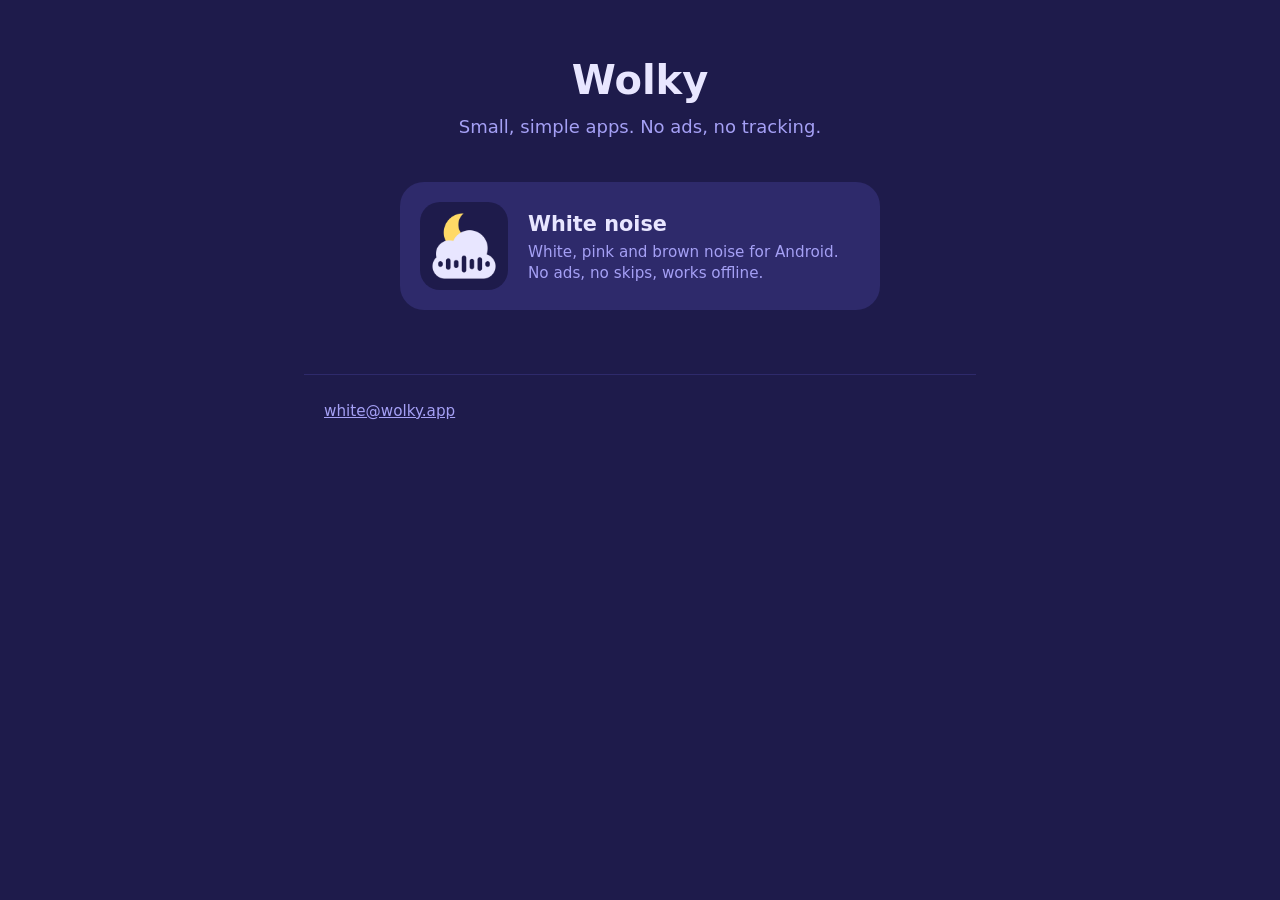
<file: index.html>
<!doctype html>
<html lang="en">
<head>
<meta charset="utf-8">
<meta name="viewport" content="width=device-width, initial-scale=1">
<title>Wolky</title>
<meta name="description" content="Wolky makes small, simple apps. No ads, no tracking.">
<link rel="icon" href="/white-noise/icon.png">
<link rel="stylesheet" href="/style.css">
</head>
<body>
<main class="hero">
  <h1>Wolky</h1>
  <p class="muted">Small, simple apps. No ads, no tracking.</p>

  <a class="product" href="/white-noise/">
    <img src="/white-noise/icon.png" alt="">
    <span>
      <strong>White noise</strong>
      <span class="muted">White, pink and brown noise for Android. No ads, no skips, works offline.</span>
    </span>
  </a>
</main>
<footer>
  <a href="mailto:white@wolky.app">white@wolky.app</a>
</footer>
</body>
</html>
</file>
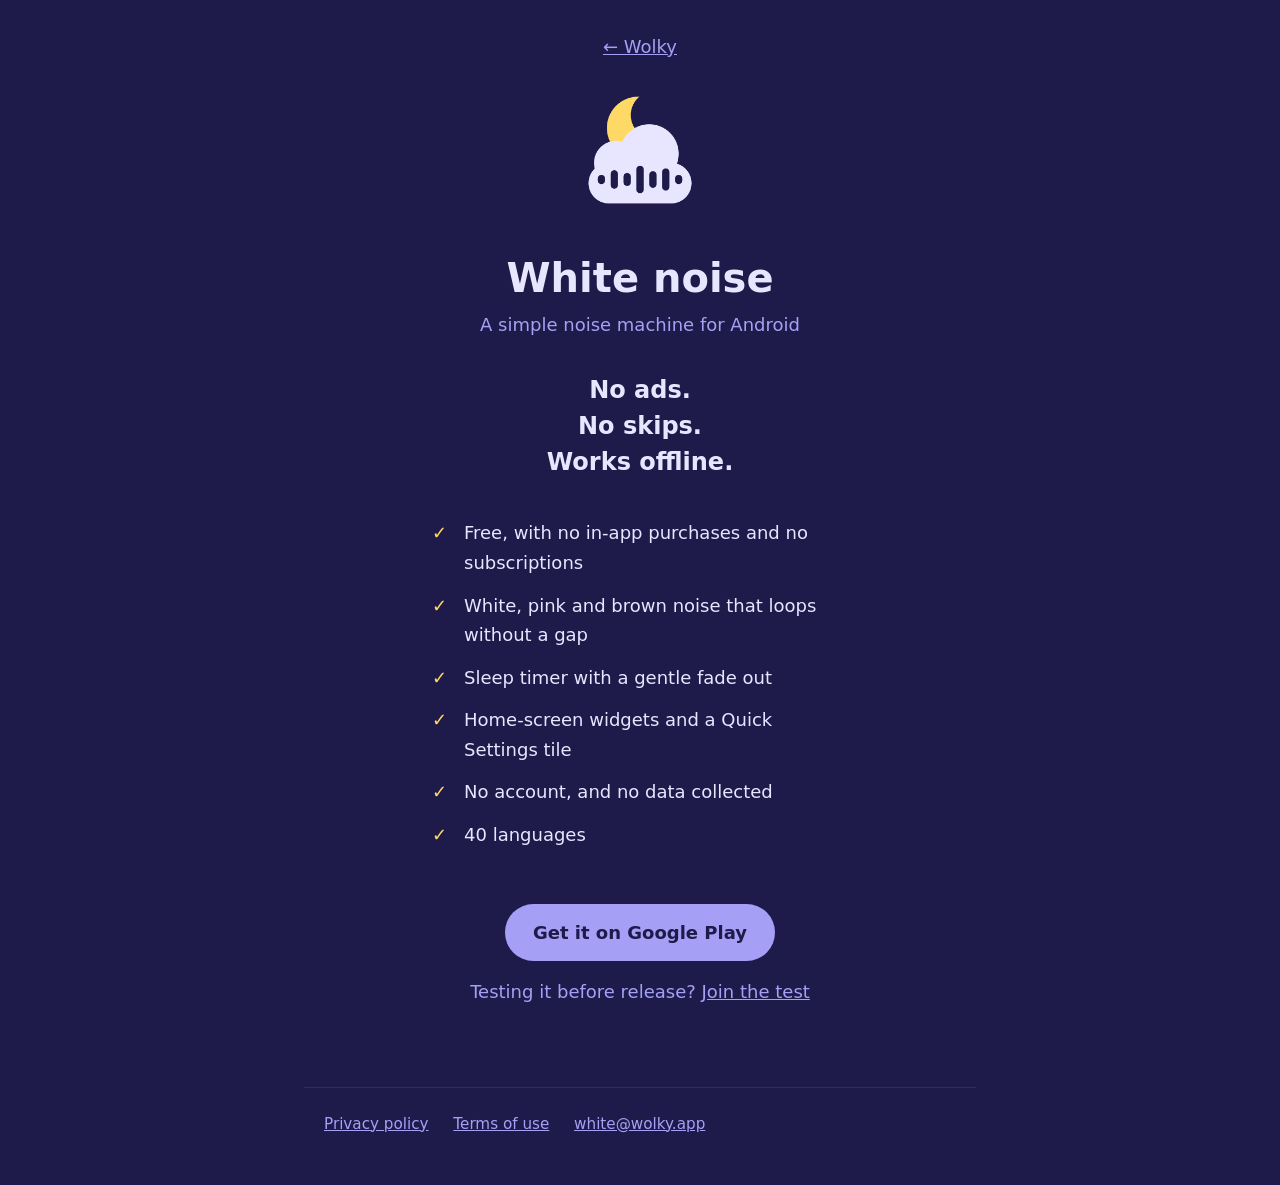
<file: white-noise/index.html>
<!doctype html>
<html lang="en">
<head>
<meta charset="utf-8">
<meta name="viewport" content="width=device-width, initial-scale=1">
<title>White noise · Wolky</title>
<meta name="description" content="Free white noise for Android. No ads, no in-app purchases, no data collected. Works offline.">
<link rel="icon" href="/white-noise/icon.png">
<link rel="stylesheet" href="/style.css">
</head>
<body>
<main class="hero">
  <p><a href="/">← Wolky</a></p>
  <img src="/white-noise/icon.png" alt="">
  <h1>White noise</h1>
  <p class="muted">A simple noise machine for Android</p>

  <ul class="promises">
    <li>No ads.</li>
    <li>No skips.</li>
    <li>Works offline.</li>
  </ul>

  <ul class="points">
    <li>Free, with no in-app purchases and no subscriptions</li>
    <li>White, pink and brown noise that loops without a gap</li>
    <li>Sleep timer with a gentle fade out</li>
    <li>Home-screen widgets and a Quick Settings tile</li>
    <li>No account, and no data collected</li>
    <li>40 languages</li>
  </ul>

  <p><a class="button" href="https://play.google.com/store/apps/details?id=app.wolky.white">Get it on Google Play</a></p>
  <p class="muted">Testing it before release? <a href="https://play.google.com/apps/testing/app.wolky.white">Join the test</a></p>
</main>
<footer>
  <a href="/white-noise/privacy/">Privacy policy</a>
  <a href="/white-noise/terms/">Terms of use</a>
  <a href="mailto:white@wolky.app">white@wolky.app</a>
</footer>
</body>
</html>
</file>
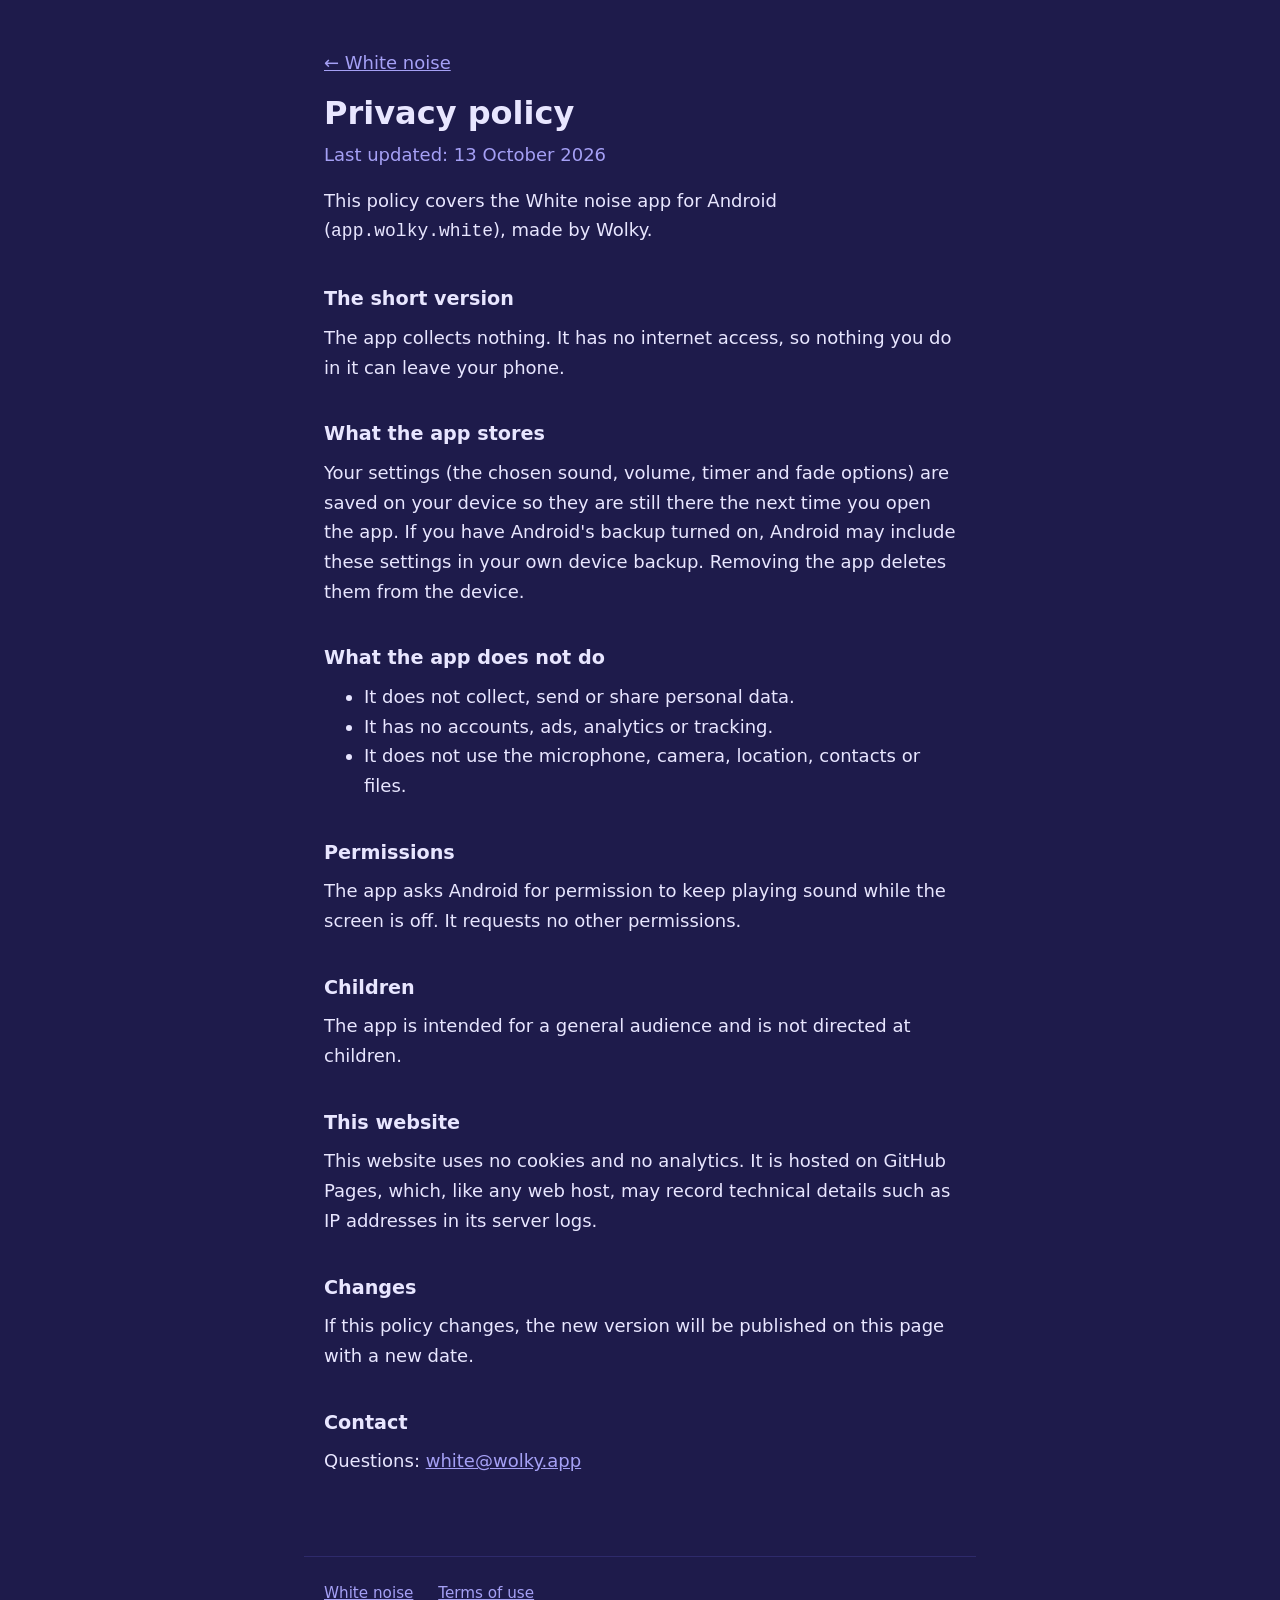
<file: white-noise/privacy/index.html>
<!doctype html>
<html lang="en">
<head>
<meta charset="utf-8">
<meta name="viewport" content="width=device-width, initial-scale=1">
<title>Privacy policy · White noise · Wolky</title>
<link rel="icon" href="/white-noise/icon.png">
<link rel="stylesheet" href="/style.css">
</head>
<body>
<main>
  <p><a href="/white-noise/">← White noise</a></p>
  <h1>Privacy policy</h1>
  <p class="muted">Last updated: 13 October 2026</p>
  <p>This policy covers the White noise app for Android (<code>app.wolky.white</code>), made by Wolky.</p>

  <h2>The short version</h2>
  <p>The app collects nothing. It has no internet access, so nothing you do in it can leave your phone.</p>

  <h2>What the app stores</h2>
  <p>Your settings (the chosen sound, volume, timer and fade options) are saved on your device so they are still there the next time you open the app. If you have Android's backup turned on, Android may include these settings in your own device backup. Removing the app deletes them from the device.</p>

  <h2>What the app does not do</h2>
  <ul>
    <li>It does not collect, send or share personal data.</li>
    <li>It has no accounts, ads, analytics or tracking.</li>
    <li>It does not use the microphone, camera, location, contacts or files.</li>
  </ul>

  <h2>Permissions</h2>
  <p>The app asks Android for permission to keep playing sound while the screen is off. It requests no other permissions.</p>

  <h2>Children</h2>
  <p>The app is intended for a general audience and is not directed at children.</p>

  <h2>This website</h2>
  <p>This website uses no cookies and no analytics. It is hosted on GitHub Pages, which, like any web host, may record technical details such as IP addresses in its server logs.</p>

  <h2>Changes</h2>
  <p>If this policy changes, the new version will be published on this page with a new date.</p>

  <h2>Contact</h2>
  <p>Questions: <a href="mailto:white@wolky.app">white@wolky.app</a></p>
</main>
<footer>
  <a href="/white-noise/">White noise</a>
  <a href="/white-noise/terms/">Terms of use</a>
</footer>
</body>
</html>
</file>
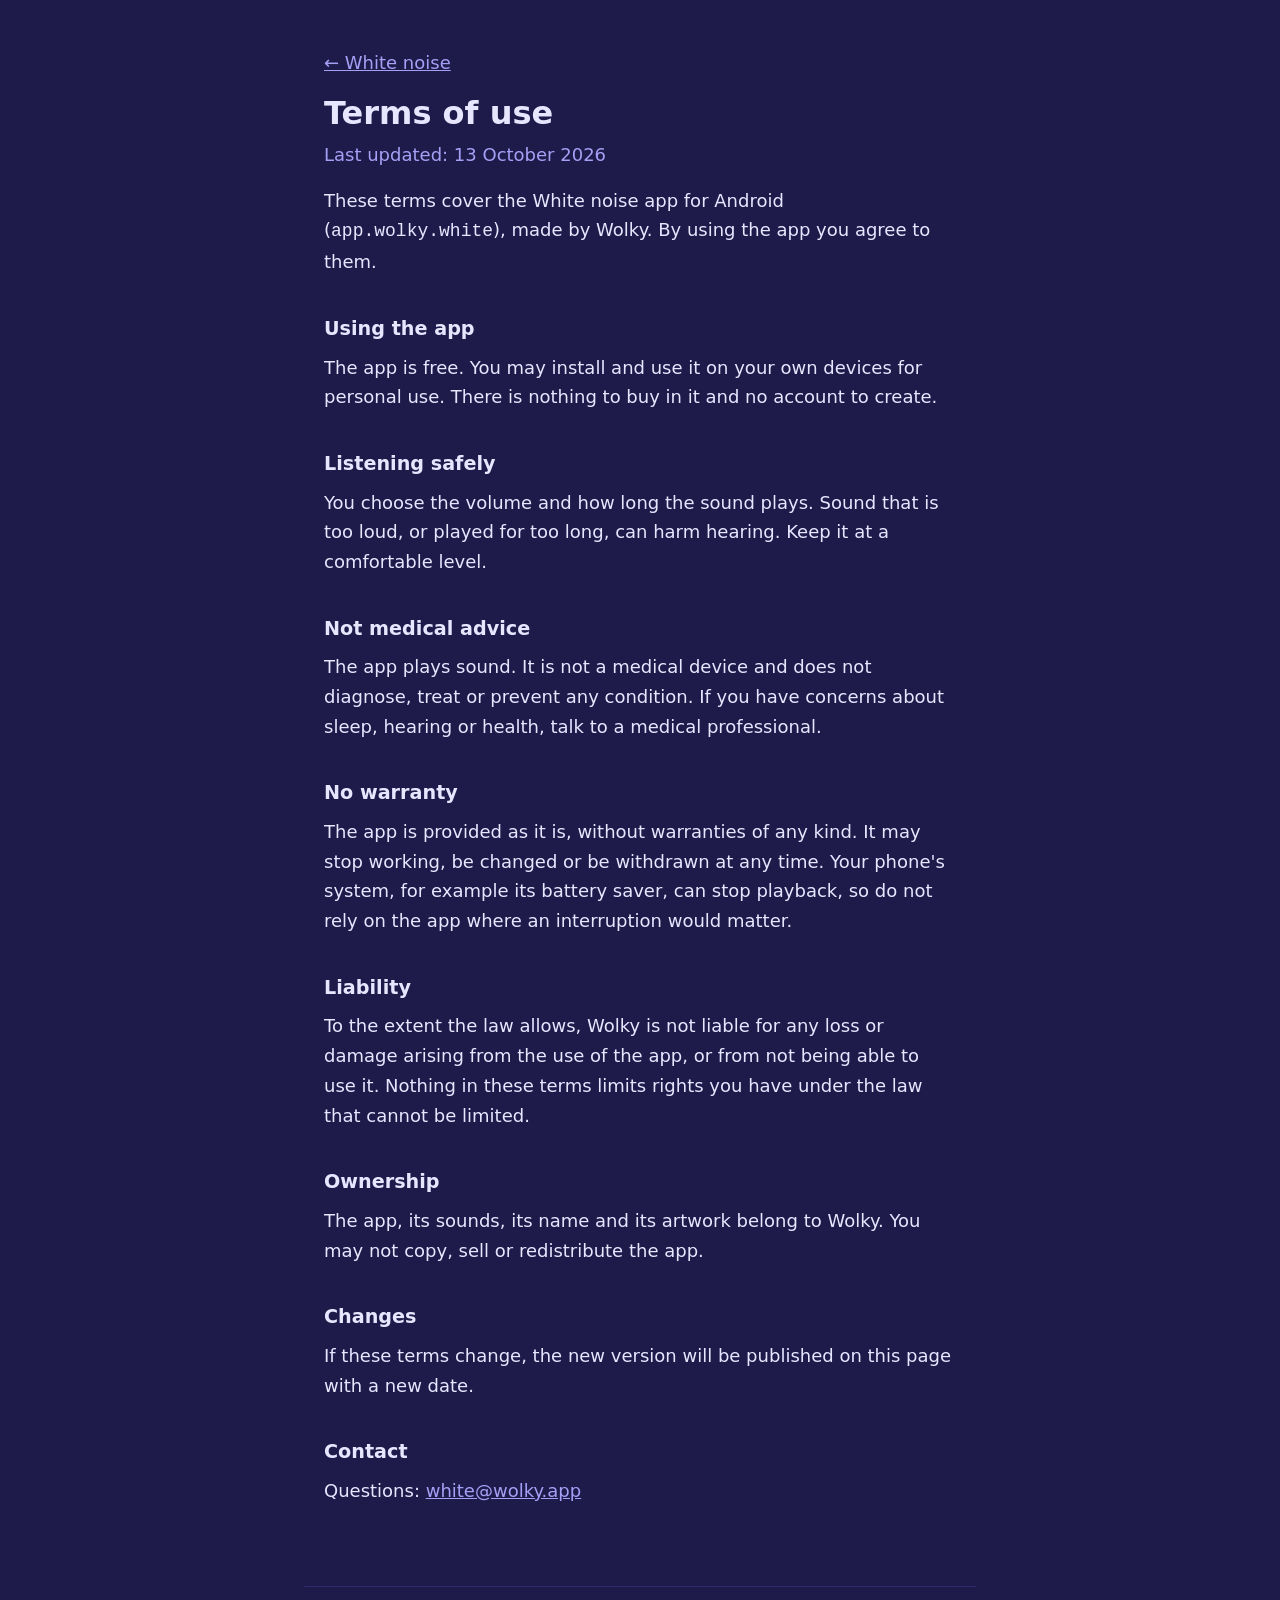
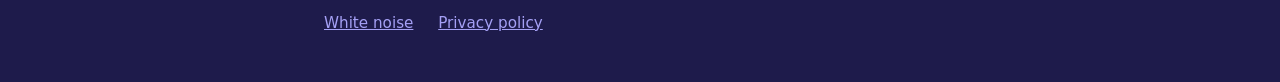
<file: white-noise/terms/index.html>
<!doctype html>
<html lang="en">
<head>
<meta charset="utf-8">
<meta name="viewport" content="width=device-width, initial-scale=1">
<title>Terms of use · White noise · Wolky</title>
<link rel="icon" href="/white-noise/icon.png">
<link rel="stylesheet" href="/style.css">
</head>
<body>
<main>
  <p><a href="/white-noise/">← White noise</a></p>
  <h1>Terms of use</h1>
  <p class="muted">Last updated: 13 October 2026</p>
  <p>These terms cover the White noise app for Android (<code>app.wolky.white</code>), made by Wolky. By using the app you agree to them.</p>

  <h2>Using the app</h2>
  <p>The app is free. You may install and use it on your own devices for personal use. There is nothing to buy in it and no account to create.</p>

  <h2>Listening safely</h2>
  <p>You choose the volume and how long the sound plays. Sound that is too loud, or played for too long, can harm hearing. Keep it at a comfortable level.</p>

  <h2>Not medical advice</h2>
  <p>The app plays sound. It is not a medical device and does not diagnose, treat or prevent any condition. If you have concerns about sleep, hearing or health, talk to a medical professional.</p>

  <h2>No warranty</h2>
  <p>The app is provided as it is, without warranties of any kind. It may stop working, be changed or be withdrawn at any time. Your phone's system, for example its battery saver, can stop playback, so do not rely on the app where an interruption would matter.</p>

  <h2>Liability</h2>
  <p>To the extent the law allows, Wolky is not liable for any loss or damage arising from the use of the app, or from not being able to use it. Nothing in these terms limits rights you have under the law that cannot be limited.</p>

  <h2>Ownership</h2>
  <p>The app, its sounds, its name and its artwork belong to Wolky. You may not copy, sell or redistribute the app.</p>

  <h2>Changes</h2>
  <p>If these terms change, the new version will be published on this page with a new date.</p>

  <h2>Contact</h2>
  <p>Questions: <a href="mailto:white@wolky.app">white@wolky.app</a></p>
</main>
<footer>
  <a href="/white-noise/">White noise</a>
  <a href="/white-noise/privacy/">Privacy policy</a>
</footer>
</body>
</html>
</file>
<file: style.css>
:root {
  --night: #1e1b4b;
  --raised: #2e2a6b;
  --lilac: #a5a0f5;
  --cloud: #e8e6ff;
  --moon: #ffd966;
}

* { box-sizing: border-box; }

body {
  margin: 0;
  background: var(--night);
  color: var(--cloud);
  font: 18px/1.65 system-ui, -apple-system, "Segoe UI", Roboto, sans-serif;
}

main {
  max-width: 42rem;
  margin: 0 auto;
  padding: 3rem 1.25rem 4rem;
}

a { color: var(--lilac); }

h1 { font-size: 2rem; line-height: 1.2; margin: 0 0 0.5rem; }
h2 { font-size: 1.2rem; margin: 2.25rem 0 0.5rem; }
p, ul { margin: 0 0 1rem; }
.muted { color: var(--lilac); }

/* Home page */
.hero { text-align: center; padding-top: 2rem; }
.hero img { width: 144px; height: 144px; border-radius: 32px; }
.hero h1 { font-size: 2.5rem; margin-top: 1.5rem; }
.promises {
  list-style: none;
  padding: 0;
  margin: 2rem 0;
  font-size: 1.5rem;
  font-weight: 600;
  line-height: 1.5;
}
.points {
  list-style: none;
  padding: 0;
  margin: 2rem auto;
  max-width: 26rem;
  text-align: left;
}
.points li { padding: 0.4rem 0 0.4rem 2rem; position: relative; }
.points li::before { content: "✓"; color: var(--moon); position: absolute; left: 0; font-weight: 700; }
.product {
  display: flex;
  align-items: center;
  gap: 1.25rem;
  max-width: 30rem;
  margin: 2.5rem auto 0;
  padding: 1.25rem;
  border-radius: 24px;
  background: var(--raised);
  color: var(--cloud);
  text-align: left;
  text-decoration: none;
}
.product img { width: 88px; height: 88px; border-radius: 20px; flex: none; }
.product strong { display: block; font-size: 1.3rem; }
.product .muted { font-size: 0.95rem; line-height: 1.4; display: block; }
.button {
  display: inline-block;
  margin-top: 1rem;
  padding: 0.85rem 1.75rem;
  border-radius: 999px;
  background: var(--lilac);
  color: var(--night);
  font-weight: 600;
  text-decoration: none;
}
.button:hover { background: var(--cloud); }

footer {
  max-width: 42rem;
  margin: 0 auto;
  padding: 1.5rem 1.25rem 3rem;
  border-top: 1px solid var(--raised);
  font-size: 0.95rem;
  color: var(--lilac);
}
footer a { margin-right: 1.25rem; }
</file>
